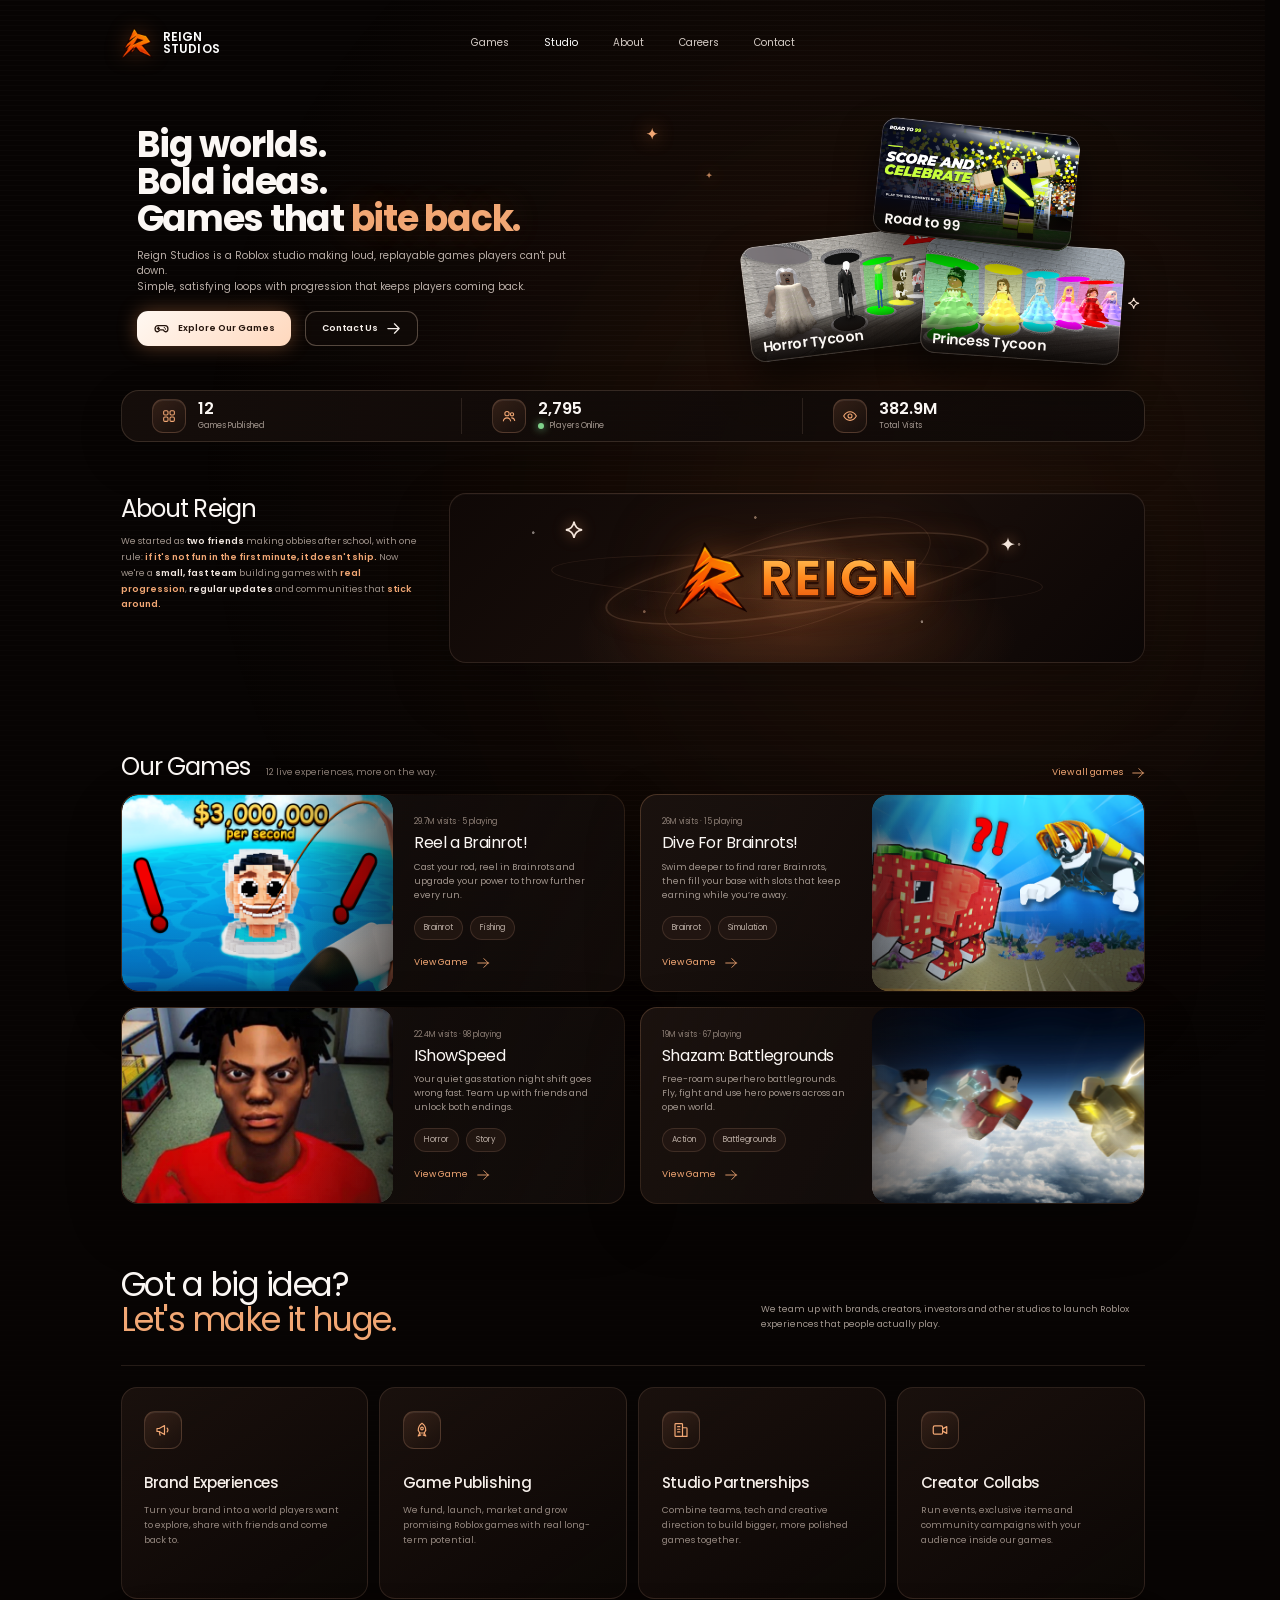
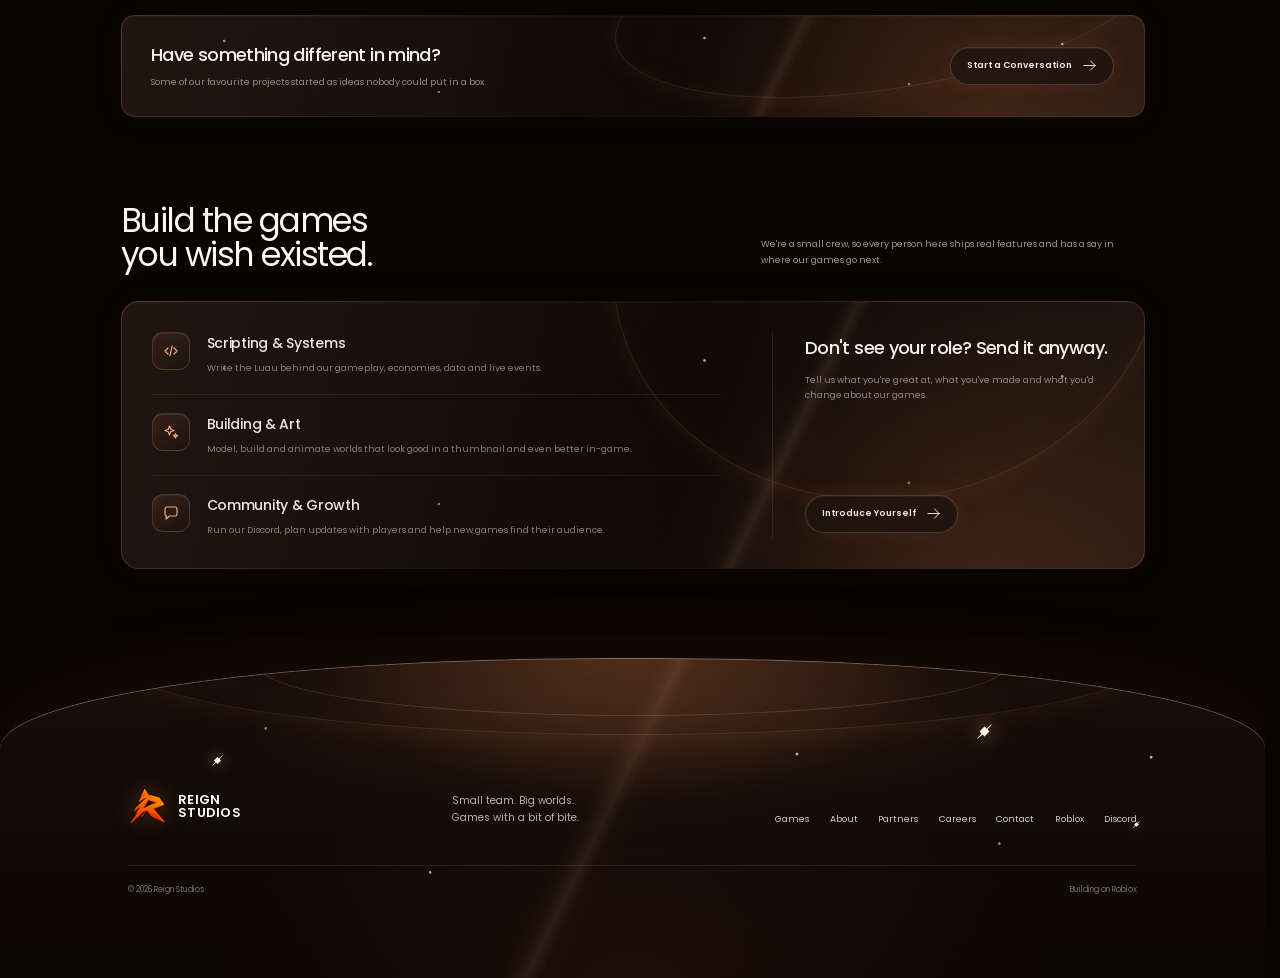
<file: rex-studios/index.html>
<!doctype html>
<html lang="en">
<head>
<meta charset="utf-8">
<meta name="viewport" content="width=device-width, initial-scale=1">
<title>Reign Studios</title>
<meta name="description" content="Reign Studios is a Roblox game studio building loud, replayable games players keep coming back to.">
<link rel="preconnect" href="https://fonts.googleapis.com">
<link rel="preconnect" href="https://fonts.gstatic.com" crossorigin>
<link href="https://fonts.googleapis.com/css2?family=Poppins:wght@400;500;600;700&display=swap" rel="stylesheet">
<link rel="icon" type="image/png" href="images/favicon.png">
<link rel="stylesheet" href="styles.css">
</head>
<body>
<main class="page">
  <div class="ambient" aria-hidden="true"></div>

  <nav class="nav" aria-label="Primary navigation">
    <a class="brand" href="index.html" aria-label="Reign Studios home">
      <img class="brand-icon" src="images/rex-icon.png" alt="" width="40" height="40">
      <span class="brand-text">REIGN<span>STUDIOS</span></span>
    </a>
    <div class="links">
      <a href="games.html">Games</a>
      <a href="index.html" aria-current="page">Studio</a>
      <a href="#about">About</a>
      <a href="#careers">Careers</a>
      <a href="contact.html">Contact</a>
    </div>
  </nav>

  <!-- hero -->
  <section class="hero wrap">
    <div class="copy">
      <h1>Big worlds.<br>Bold ideas.<br>Games that <span>bite back.</span></h1>
      <p>Reign Studios is a Roblox studio making loud, replayable games players can't put down.<br class="desk">
        Simple, satisfying loops with progression that keeps players coming back.</p>
      <div class="actions">
        <a class="primary" href="games.html">
          <svg viewBox="0 0 24 24" fill="none" stroke="currentColor" stroke-linecap="round" stroke-linejoin="round" aria-hidden="true"><path d="M7 8h10a4 4 0 0 1 4 4v1.5a3 3 0 0 1-5.4 1.8L14.5 14h-5l-1.1 1.3A3 3 0 0 1 3 13.5V12a4 4 0 0 1 4-4Z"/><path d="M7.5 10.25v3M6 11.75h3"/><path d="M16 10.75h.01M17.5 12.75h.01"/></svg>
          Explore Our Games
        </a>
        <a class="secondary" href="contact.html">Contact Us
          <svg viewBox="0 0 24 24" fill="none" stroke="currentColor" aria-hidden="true"><path stroke-linecap="round" stroke-linejoin="round" d="M13.5 4.5 21 12m0 0-7.5 7.5M21 12H3"/></svg>
        </a>
      </div>
    </div>

    <div class="showcase" aria-label="Featured games">
      <svg class="spark one" viewBox="0 0 24 24" fill="currentColor" aria-hidden="true"><path d="M12 2.5c.6 4.6 2.9 6.9 7.5 7.5-4.6.6-6.9 2.9-7.5 7.5-.6-4.6-2.9-6.9-7.5-7.5 4.6-.6 6.9-2.9 7.5-7.5Z"/></svg>
      <svg class="spark two" viewBox="0 0 24 24" fill="none" stroke="currentColor" stroke-width="1.5" aria-hidden="true"><path d="M12 2.5c.6 4.6 2.9 6.9 7.5 7.5-4.6.6-6.9 2.9-7.5 7.5-.6-4.6-2.9-6.9-7.5-7.5 4.6-.6 6.9-2.9 7.5-7.5Z"/></svg>
      <svg class="spark three" viewBox="0 0 24 24" fill="currentColor" aria-hidden="true"><path d="M12 2.5c.6 4.6 2.9 6.9 7.5 7.5-4.6.6-6.9 2.9-7.5 7.5-.6-4.6-2.9-6.9-7.5-7.5 4.6-.6 6.9-2.9 7.5-7.5Z"/></svg>

      <a class="hero-card card-a" href="https://www.roblox.com/games/81756717060295" target="_blank" rel="noopener noreferrer" aria-label="Play Road to 99: Football Career on Roblox">
        <img class="cover" src="images/road-to-99.png" alt="">
        <div class="card-info"><h2>Road to 99</h2></div>
      </a>
      <a class="hero-card card-b" href="https://www.roblox.com/games/5189834468" target="_blank" rel="noopener noreferrer" aria-label="Play Horror Tycoon on Roblox">
        <img class="cover" src="images/horror-tycoon.png" alt="">
        <div class="card-info"><h2>Horror Tycoon</h2></div>
      </a>
      <a class="hero-card card-c" href="https://www.roblox.com/games/15306809513" target="_blank" rel="noopener noreferrer" aria-label="Play Princess Tycoon on Roblox">
        <img class="cover" src="images/princess-tycoon.png" alt="">
        <div class="card-info"><h2>Princess Tycoon</h2></div>
      </a>
    </div>
  </section>

  <!-- stats -->
  <section class="stats wrap" id="studio">
    <div class="stat">
      <span class="icon-box"><svg viewBox="0 0 24 24" fill="none" stroke="currentColor" stroke-linejoin="round" aria-hidden="true"><rect x="4" y="4" width="6.5" height="6.5" rx="1.75"/><rect x="13.5" y="4" width="6.5" height="6.5" rx="1.75"/><rect x="4" y="13.5" width="6.5" height="6.5" rx="1.75"/><rect x="13.5" y="13.5" width="6.5" height="6.5" rx="1.75"/></svg></span>
      <div><strong data-stat="games">12</strong><small>Games Published</small></div>
    </div>
    <div class="stat">
      <span class="icon-box"><svg viewBox="0 0 24 24" fill="none" stroke="currentColor" stroke-linecap="round" aria-hidden="true"><circle cx="9" cy="8.5" r="3.25"/><path d="M3.5 19.5c.6-3 2.8-4.75 5.5-4.75s4.9 1.75 5.5 4.75"/><circle cx="16.5" cy="9.5" r="2.5"/><path d="M16 14.75c2.3 0 3.9 1.5 4.5 4"/></svg></span>
      <div><strong data-stat="playing">2,795</strong><small><span class="live" aria-hidden="true"></span>Players Online</small></div>
    </div>
    <div class="stat">
      <span class="icon-box"><svg viewBox="0 0 24 24" fill="none" stroke="currentColor" stroke-linecap="round" stroke-linejoin="round" aria-hidden="true"><path d="M2.5 12S6 5.5 12 5.5 21.5 12 21.5 12 18 18.5 12 18.5 2.5 12 2.5 12Z"/><circle cx="12" cy="12" r="3"/></svg></span>
      <div><strong data-stat="visits">382.9M</strong><small>Total Visits</small></div>
    </div>
  </section>

  <!-- about -->
  <section class="about wrap" id="about">
    <div class="about-copy">
      <h2>About Reign</h2>
      <p>We started as <b>two friends</b> making obbies after school, with one rule: <em>if it's not fun in the first minute, it doesn't ship.</em> Now we're a <b>small, fast team</b> building games with <em>real progression</em>, <b>regular updates</b> and communities that <em>stick around.</em></p>
    </div>
    <div class="about-visual" aria-hidden="true">
      <span class="orbit"></span>
      <svg class="spark one" viewBox="0 0 24 24" fill="none" stroke="currentColor" stroke-width="1.5"><path d="M12 2.5c.6 4.6 2.9 6.9 7.5 7.5-4.6.6-6.9 2.9-7.5 7.5-.6-4.6-2.9-6.9-7.5-7.5 4.6-.6 6.9-2.9 7.5-7.5Z"/></svg>
      <svg class="spark two" viewBox="0 0 24 24" fill="currentColor"><path d="M12 2.5c.6 4.6 2.9 6.9 7.5 7.5-4.6.6-6.9 2.9-7.5 7.5-.6-4.6-2.9-6.9-7.5-7.5 4.6-.6 6.9-2.9 7.5-7.5Z"/></svg>
      <span class="about-lockup" role="img" aria-label="Reign Studios"><img class="about-icon" src="images/rex-icon.png" alt="" width="192" height="192"><span class="about-word">REIGN</span></span>
    </div>
  </section>

  <!-- games -->
  <section class="games-section wrap">
    <div class="section-heading">
      <div class="title-row">
        <h2>Our Games</h2>
        <p><span data-stat="games">12</span> live experiences, more on the way.</p>
      </div>
      <a href="games.html">View all games
        <svg viewBox="0 0 24 24" fill="none" stroke="currentColor" stroke-width="1.5" aria-hidden="true"><path stroke-linecap="round" stroke-linejoin="round" d="M13.5 4.5 21 12m0 0-7.5 7.5M21 12H3"/></svg>
      </a>
    </div>
    <div class="game-list" id="featured-games"></div>
  </section>

  <!-- partners -->
  <section class="partners wrap" id="partners">
    <div class="split-intro">
      <h2>Got a big idea?<br><span>Let's make it huge.</span></h2>
      <p>We team up with brands, creators, investors and other studios to launch Roblox experiences that people actually play.</p>
    </div>

    <div class="partner-grid">
      <article class="partner-card">
        <span class="icon-box"><svg viewBox="0 0 24 24" fill="none" stroke="currentColor" stroke-linecap="round" stroke-linejoin="round" aria-hidden="true"><path d="M4 10v4h3l7 4V6l-7 4H4Z"/><path d="M17.5 9.5a3.5 3.5 0 0 1 0 5"/><path d="M7 14l1 5"/></svg></span>
        <h3>Brand Experiences</h3>
        <p>Turn your brand into a world players want to explore, share with friends and come back to.</p>
      </article>
      <article class="partner-card">
        <span class="icon-box"><svg viewBox="0 0 24 24" fill="none" stroke="currentColor" stroke-linecap="round" stroke-linejoin="round" aria-hidden="true"><path d="M12 3c3 2 5 5.5 5 9.5L15 16H9l-2-3.5C7 8.5 9 5 12 3Z"/><circle cx="12" cy="10" r="1.75"/><path d="M9 16l-2 4 3.5-1.5M15 16l2 4-3.5-1.5"/></svg></span>
        <h3>Game Publishing</h3>
        <p>We fund, launch, market and grow promising Roblox games with real long-term potential.</p>
      </article>
      <article class="partner-card">
        <span class="icon-box"><svg viewBox="0 0 24 24" fill="none" stroke="currentColor" stroke-linecap="round" stroke-linejoin="round" aria-hidden="true"><rect x="4" y="3.5" width="10" height="17" rx="1"/><path d="M14 9h5a1 1 0 0 1 1 1v10.5h-6M7.5 7.5h3M7.5 11h3M7.5 14.5h3"/></svg></span>
        <h3>Studio Partnerships</h3>
        <p>Combine teams, tech and creative direction to build bigger, more polished games together.</p>
      </article>
      <article class="partner-card">
        <span class="icon-box"><svg viewBox="0 0 24 24" fill="none" stroke="currentColor" stroke-linecap="round" stroke-linejoin="round" aria-hidden="true"><rect x="3" y="6.5" width="12.5" height="11" rx="2"/><path d="M15.5 10.5 21 7.5v9l-5.5-3"/></svg></span>
        <h3>Creator Collabs</h3>
        <p>Run events, exclusive items and community campaigns with your audience inside our games.</p>
      </article>
    </div>

    <div class="partner-cta glow-panel">
      <div>
        <h3>Have something different in mind?</h3>
        <p>Some of our favourite projects started as ideas nobody could put in a box.</p>
      </div>
      <a class="pill-link" href="contact.html">Start a Conversation
        <svg viewBox="0 0 24 24" fill="none" stroke="currentColor" stroke-width="1.5" aria-hidden="true"><path stroke-linecap="round" stroke-linejoin="round" d="M13.5 4.5 21 12m0 0-7.5 7.5M21 12H3"/></svg>
      </a>
    </div>
  </section>

  <!-- careers -->
  <section class="careers wrap" id="careers">
    <div class="split-intro">
      <h2>Build the games<br>you wish existed.</h2>
      <p>We're a small crew, so every person here ships real features and has a say in where our games go next.</p>
    </div>

    <div class="careers-content glow-panel">
      <div class="career-paths">
        <article>
          <span class="icon-box"><svg viewBox="0 0 24 24" fill="none" stroke="currentColor" stroke-linecap="round" stroke-linejoin="round" aria-hidden="true"><path d="M8 8l-4 4 4 4M16 8l4 4-4 4M13.5 5.5l-3 13"/></svg></span>
          <div>
            <h3>Scripting &amp; Systems</h3>
            <p>Write the Luau behind our gameplay, economies, data and live events.</p>
          </div>
        </article>
        <article>
          <span class="icon-box"><svg viewBox="0 0 24 24" fill="none" stroke="currentColor" stroke-linejoin="round" aria-hidden="true"><path d="M10 4l1.6 4.4L16 10l-4.4 1.6L10 16l-1.6-4.4L4 10l4.4-1.6Z"/><path d="M18 14l.8 2.2L21 17l-2.2.8L18 20l-.8-2.2L15 17l2.2-.8Z"/></svg></span>
          <div>
            <h3>Building &amp; Art</h3>
            <p>Model, build and animate worlds that look good in a thumbnail and even better in-game.</p>
          </div>
        </article>
        <article>
          <span class="icon-box"><svg viewBox="0 0 24 24" fill="none" stroke="currentColor" stroke-linejoin="round" aria-hidden="true"><path d="M4 6.5A2.5 2.5 0 0 1 6.5 4h11A2.5 2.5 0 0 1 20 6.5v7a2.5 2.5 0 0 1-2.5 2.5H10l-4.5 4v-4H6.5A2.5 2.5 0 0 1 4 13.5Z"/></svg></span>
          <div>
            <h3>Community &amp; Growth</h3>
            <p>Run our Discord, plan updates with players and help new games find their audience.</p>
          </div>
        </article>
      </div>

      <div class="career-note">
        <h3>Don't see your role? Send it anyway.</h3>
        <p>Tell us what you're great at, what you've made and what you'd change about our games.</p>
        <a class="pill-link" href="contact.html">Introduce Yourself
          <svg viewBox="0 0 24 24" fill="none" stroke="currentColor" stroke-width="1.5" aria-hidden="true"><path stroke-linecap="round" stroke-linejoin="round" d="M13.5 4.5 21 12m0 0-7.5 7.5M21 12H3"/></svg>
        </a>
      </div>
    </div>
  </section>

  <footer class="footer">
    <div class="footer-sky" aria-hidden="true">
      <span class="arc"></span><span class="arc-inner"></span><span class="beam"></span>
      <span class="star s1"></span><span class="star s2"></span><span class="star s3"></span>
    </div>
    <div class="footer-content">
      <a class="brand" href="index.html" aria-label="Reign Studios home">
        <img class="brand-icon" src="images/rex-icon.png" alt="" width="40" height="40">
        <span class="brand-text">REIGN<span>STUDIOS</span></span>
      </a>
      <p>Small team. Big worlds.<br>Games with a bit of bite.</p>
      <div class="footer-links">
        <a href="games.html">Games</a>
        <a href="index.html#about">About</a>
        <a href="index.html#partners">Partners</a>
        <a href="index.html#careers">Careers</a>
        <a href="contact.html">Contact</a>
        <a href="#" target="_blank" rel="noopener noreferrer">Roblox</a>
        <a href="#" target="_blank" rel="noopener noreferrer">Discord</a>
      </div>
    </div>
    <div class="footer-bottom">
      <span>&copy; 2026 Reign Studios</span>
      <span>Building on Roblox</span>
    </div>
  </footer>
</main>

<script src="games.js"></script>
<script>
  // most-visited games that aren't already in the hero
  const featured = GAMES.filter(g => !g.hero).sort((a, b) => b.visits - a.visits).slice(0, 4);
  renderGames(document.getElementById('featured-games'), featured);
  updateStats();
  refreshLive();
</script>
</body>
</html>
</file>
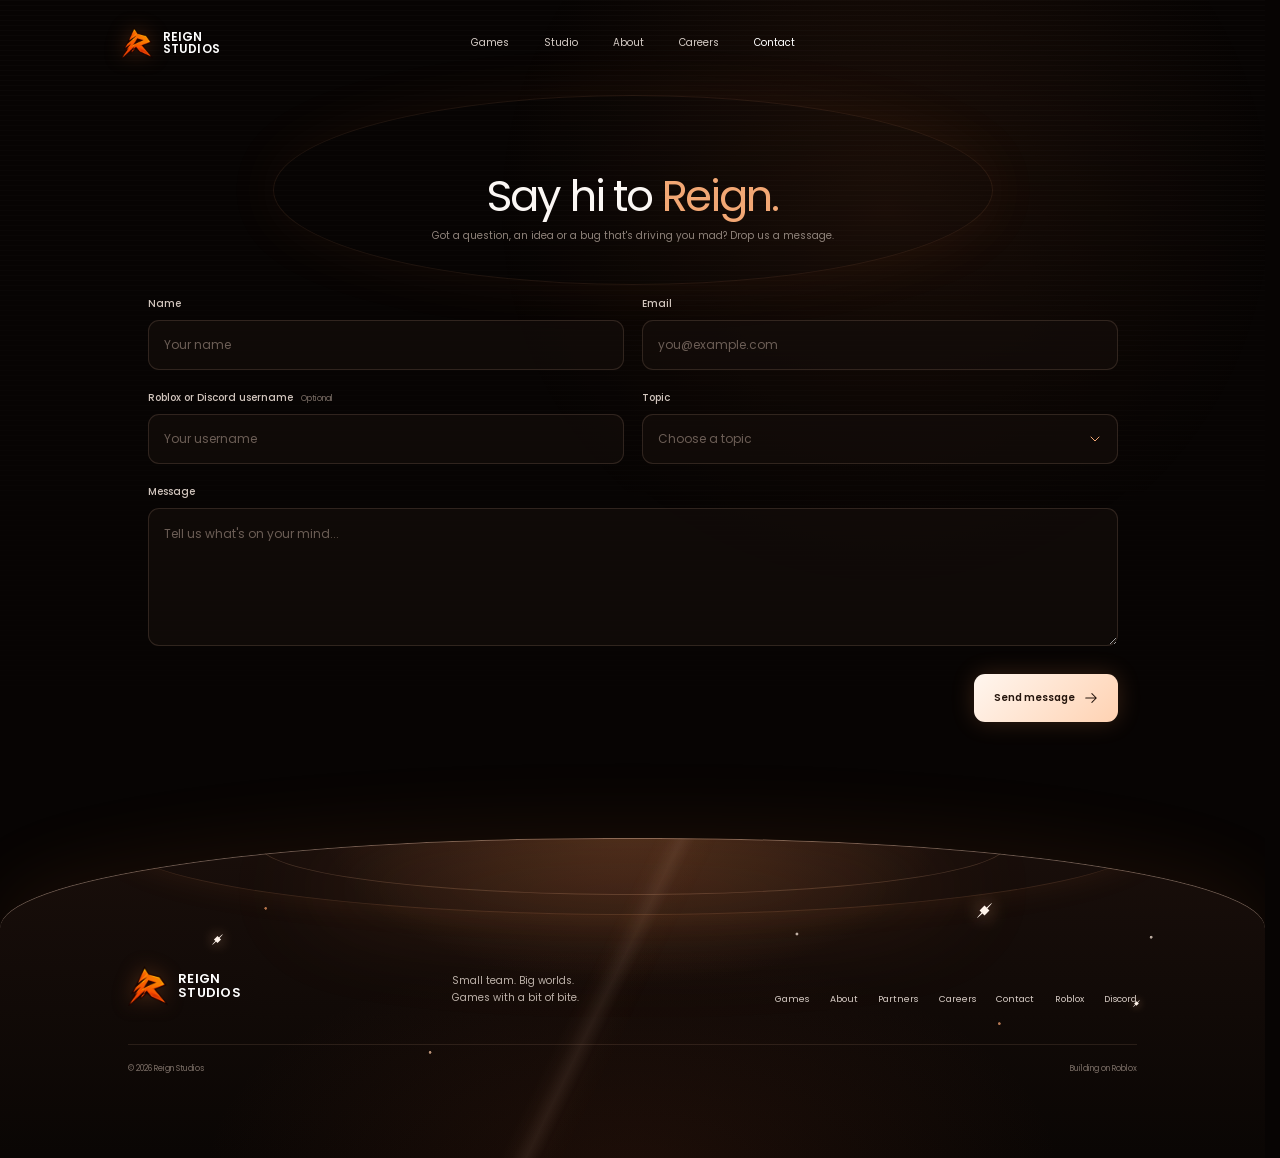
<file: rex-studios/contact.html>
<!doctype html>
<html lang="en">
<head>
<meta charset="utf-8">
<meta name="viewport" content="width=device-width, initial-scale=1">
<title>Contact — Reign Studios</title>
<meta name="description" content="Get in touch with Reign Studios.">
<link rel="preconnect" href="https://fonts.googleapis.com">
<link rel="preconnect" href="https://fonts.gstatic.com" crossorigin>
<link href="https://fonts.googleapis.com/css2?family=Poppins:wght@400;500;600;700&display=swap" rel="stylesheet">
<link rel="icon" type="image/png" href="images/favicon.png">
<link rel="stylesheet" href="styles.css">
</head>
<body>
<main class="page">

  <nav class="nav" aria-label="Primary navigation">
    <a class="brand" href="index.html" aria-label="Reign Studios home">
      <img class="brand-icon" src="images/rex-icon.png" alt="" width="40" height="40">
      <span class="brand-text">REIGN<span>STUDIOS</span></span>
    </a>
    <div class="links">
      <a href="games.html">Games</a>
      <a href="index.html">Studio</a>
      <a href="index.html#about">About</a>
      <a href="index.html#careers">Careers</a>
      <a href="contact.html" aria-current="page">Contact</a>
    </div>
  </nav>

  <section class="contact wrap">
    <form id="contact-form" novalidate>
      <header class="form-header">
        <h1>Say hi to <span>Reign.</span></h1>
        <p>Got a question, an idea or a bug that's driving you mad? Drop us a message.</p>
      </header>

      <div class="fields">
        <div class="two-col">
          <label><span>Name</span>
            <input type="text" name="name" placeholder="Your name" minlength="2" maxlength="80" required>
          </label>
          <label><span>Email</span>
            <input type="email" name="email" placeholder="you@example.com" maxlength="120" required>
          </label>
        </div>
        <div class="two-col">
          <label><span>Roblox or Discord username <em>Optional</em></span>
            <input type="text" name="handle" placeholder="Your username" maxlength="100">
          </label>
          <div class="field"><span>Topic</span>
            <span class="select" id="topic">
              <input type="hidden" name="topic" value="">
              <button class="select-trigger" type="button" aria-haspopup="listbox" aria-expanded="false">
                <span>Choose a topic</span>
                <svg viewBox="0 0 24 24" fill="none" stroke="currentColor" stroke-width="1.5" aria-hidden="true"><path stroke-linecap="round" stroke-linejoin="round" d="m6 9 6 6 6-6"/></svg>
              </button>
              <span class="select-menu" role="listbox">
                <button type="button" role="option">General question</button>
                <button type="button" role="option">Game feedback</button>
                <button type="button" role="option">Bug report</button>
                <button type="button" role="option">Creator collab</button>
                <button type="button" role="option">Business partnership</button>
                <button type="button" role="option">Jobs</button>
                <button type="button" role="option">Something else</button>
              </span>
            </span>
          </div>
        </div>
        <label><span>Message</span>
          <textarea name="message" placeholder="Tell us what's on your mind..." minlength="20" maxlength="1800" rows="5" required></textarea>
        </label>
        <div class="form-footer">
          <p class="feedback" aria-live="polite"></p>
          <button type="submit">Send message
            <svg viewBox="0 0 24 24" fill="none" stroke="currentColor" stroke-width="1.8" aria-hidden="true"><path stroke-linecap="round" stroke-linejoin="round" d="M13.5 4.5 21 12m0 0-7.5 7.5M21 12H3"/></svg>
          </button>
        </div>
      </div>
    </form>
  </section>

  <footer class="footer">
    <div class="footer-sky" aria-hidden="true">
      <span class="arc"></span><span class="arc-inner"></span><span class="beam"></span>
      <span class="star s1"></span><span class="star s2"></span><span class="star s3"></span>
    </div>
    <div class="footer-content">
      <a class="brand" href="index.html" aria-label="Reign Studios home">
        <img class="brand-icon" src="images/rex-icon.png" alt="" width="40" height="40">
        <span class="brand-text">REIGN<span>STUDIOS</span></span>
      </a>
      <p>Small team. Big worlds.<br>Games with a bit of bite.</p>
      <div class="footer-links">
        <a href="games.html">Games</a>
        <a href="index.html#about">About</a>
        <a href="index.html#partners">Partners</a>
        <a href="index.html#careers">Careers</a>
        <a href="contact.html">Contact</a>
        <a href="#" target="_blank" rel="noopener noreferrer">Roblox</a>
        <a href="#" target="_blank" rel="noopener noreferrer">Discord</a>
      </div>
    </div>
    <div class="footer-bottom">
      <span>&copy; 2026 Reign Studios</span>
      <span>Building on Roblox</span>
    </div>
  </footer>

</main>

<script>
  // topic dropdown
  const select = document.getElementById('topic');
  const trigger = select.querySelector('.select-trigger');
  const hidden = select.querySelector('input');
  const options = select.querySelectorAll('[role=option]');

  function setOpen(open) {
    select.classList.toggle('open', open);
    trigger.setAttribute('aria-expanded', open);
  }
  trigger.addEventListener('click', () => setOpen(!select.classList.contains('open')));
  options.forEach(opt => {
    opt.addEventListener('click', () => {
      options.forEach(o => o.setAttribute('aria-selected', 'false'));
      opt.setAttribute('aria-selected', 'true');
      hidden.value = opt.textContent;
      trigger.querySelector('span').textContent = opt.textContent;
      trigger.classList.add('chosen');
      setOpen(false);
      trigger.focus();
    });
  });
  document.addEventListener('click', e => { if (!select.contains(e.target)) setOpen(false); });
  document.addEventListener('keydown', e => { if (e.key === 'Escape') setOpen(false); });

  // form
  // TODO: this only checks the fields. To actually receive messages, send them to a
  // form service (Formspree, Basin, etc.) or your own backend inside the submit handler.
  const form = document.getElementById('contact-form');
  const feedback = form.querySelector('.feedback');
  const okIcon = '<svg viewBox="0 0 24 24" fill="none" stroke="currentColor" stroke-width="1.6" aria-hidden="true"><circle cx="12" cy="12" r="9"/><path stroke-linecap="round" stroke-linejoin="round" d="m8.5 12.5 2.5 2.5 4.5-5"/></svg>';

  form.addEventListener('submit', e => {
    e.preventDefault();
    feedback.classList.remove('error');
    if (!form.checkValidity()) {
      feedback.classList.add('error');
      feedback.textContent = 'Please add your name, a valid email and a message of at least 20 characters.';
      return;
    }
    if (!hidden.value) {
      feedback.classList.add('error');
      feedback.textContent = 'Pick a topic so we know who should reply.';
      return;
    }
    feedback.innerHTML = okIcon + 'Thanks! We’ll get back to you soon.';
    form.reset();
    hidden.value = '';
    trigger.querySelector('span').textContent = 'Choose a topic';
    trigger.classList.remove('chosen');
    options.forEach(o => o.setAttribute('aria-selected', 'false'));
  });
</script>
</body>
</html>
</file>
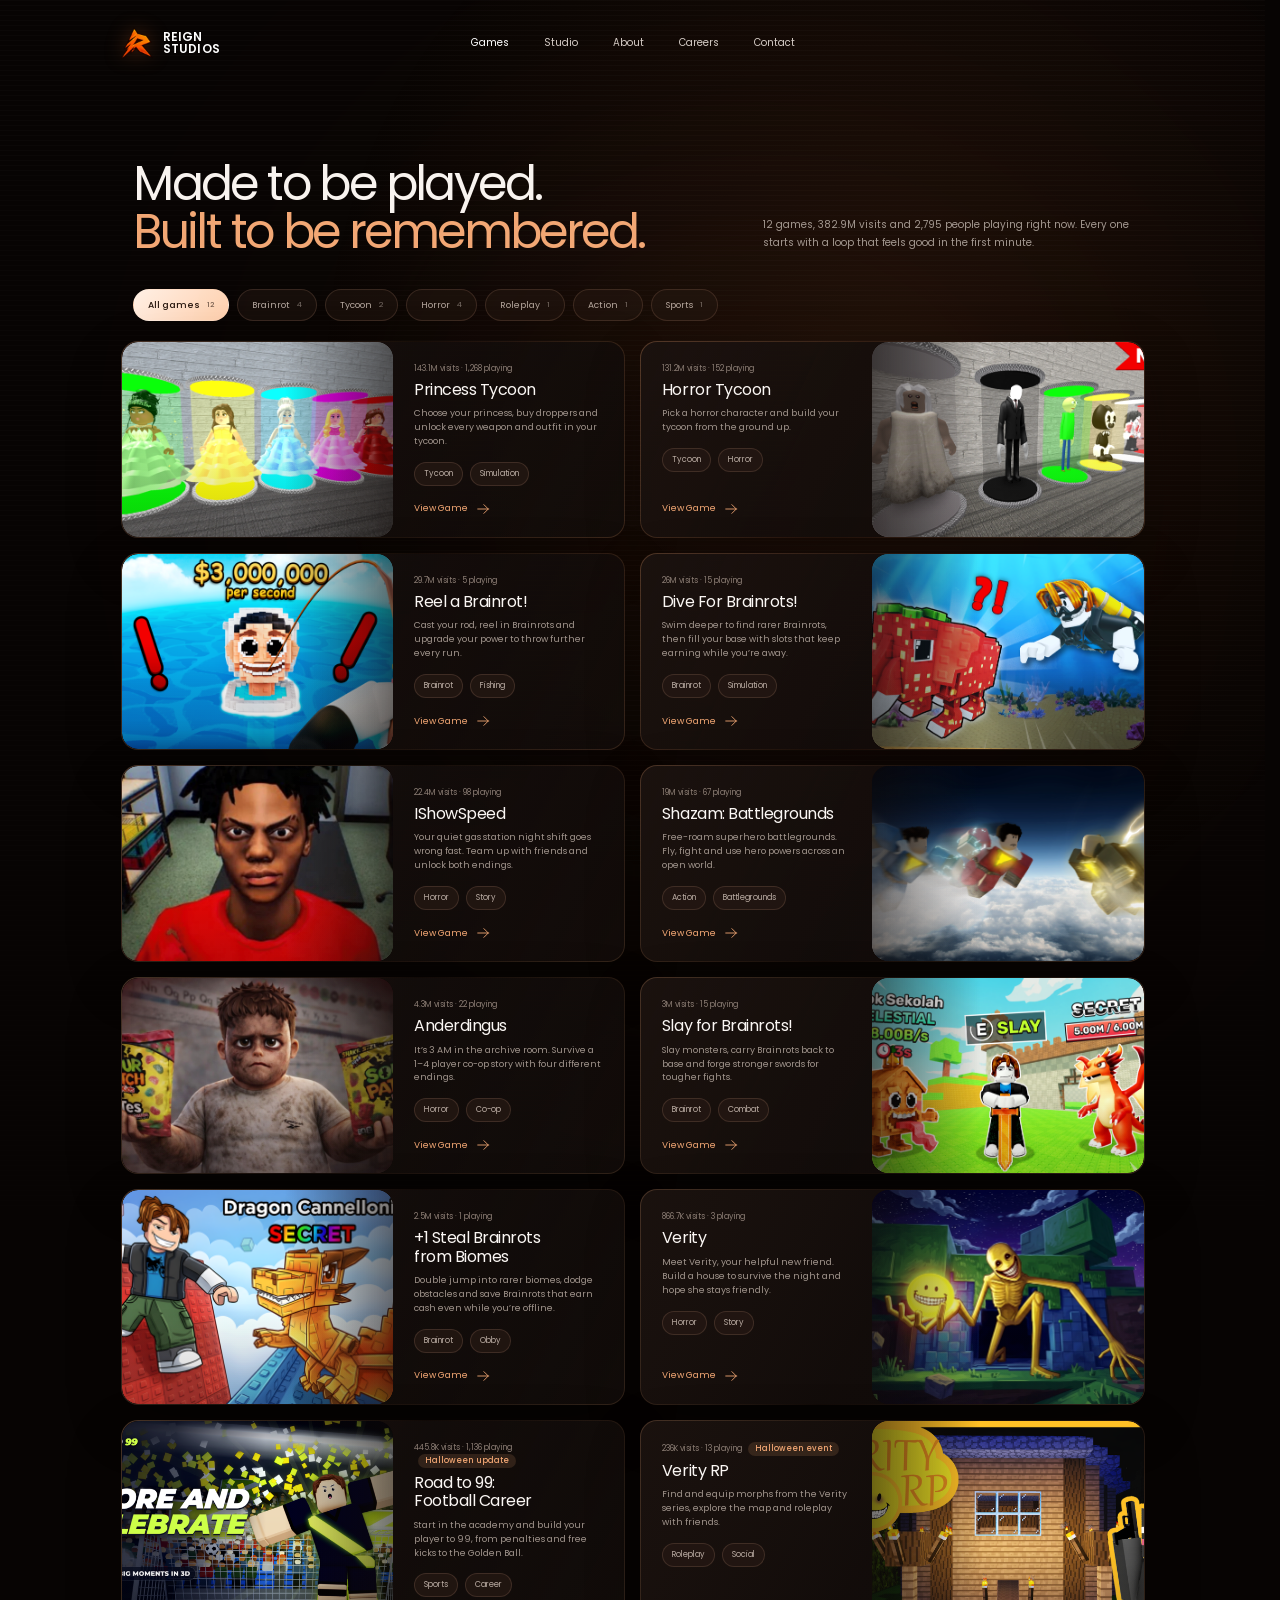
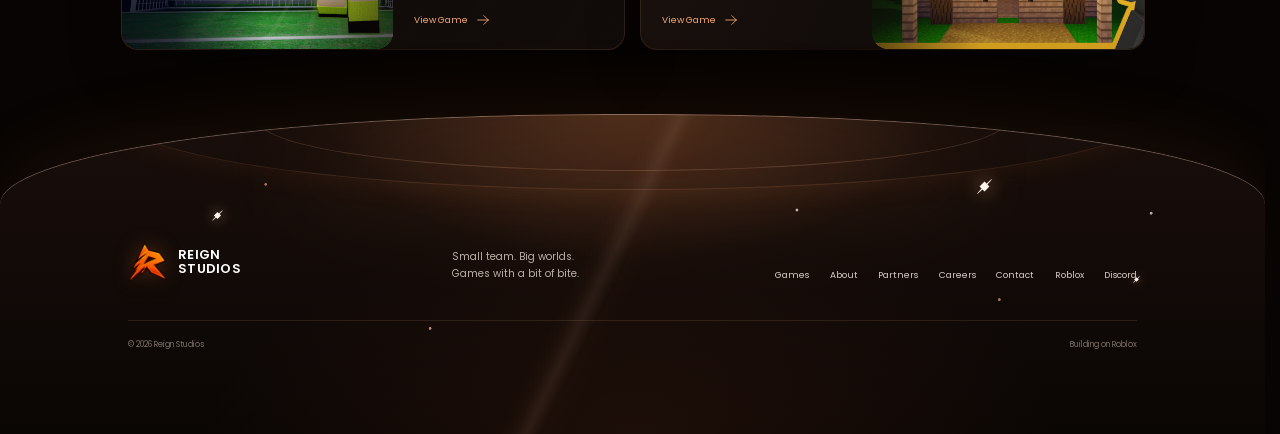
<file: rex-studios/games.html>
<!doctype html>
<html lang="en">
<head>
<meta charset="utf-8">
<meta name="viewport" content="width=device-width, initial-scale=1">
<title>Our Games — Reign Studios</title>
<meta name="description" content="Games built by Reign Studios.">
<link rel="preconnect" href="https://fonts.googleapis.com">
<link rel="preconnect" href="https://fonts.gstatic.com" crossorigin>
<link href="https://fonts.googleapis.com/css2?family=Poppins:wght@400;500;600;700&display=swap" rel="stylesheet">
<link rel="icon" type="image/png" href="images/favicon.png">
<link rel="stylesheet" href="styles.css">
</head>
<body>
<main class="page">

  <nav class="nav" aria-label="Primary navigation">
    <a class="brand" href="index.html" aria-label="Reign Studios home">
      <img class="brand-icon" src="images/rex-icon.png" alt="" width="40" height="40">
      <span class="brand-text">REIGN<span>STUDIOS</span></span>
    </a>
    <div class="links">
      <a href="games.html" aria-current="page">Games</a>
      <a href="index.html">Studio</a>
      <a href="index.html#about">About</a>
      <a href="index.html#careers">Careers</a>
      <a href="contact.html">Contact</a>
    </div>
  </nav>

  <section class="games-page wrap">
    <header class="header">
      <h1>Made to be played.<br><em>Built to be remembered.</em></h1>
      <p><span data-stat="games">12</span> games, <span data-stat="visits">382.9M</span> visits and <span data-stat="playing">2,795</span> people playing right now. Every one starts with a loop that feels good in the first minute.</p>
    </header>

    <div class="filters" aria-label="Filter games">
      <button class="active" data-filter="all">All games <small></small></button>
      <button data-filter="brainrot">Brainrot <small></small></button>
      <button data-filter="tycoon">Tycoon <small></small></button>
      <button data-filter="horror">Horror <small></small></button>
      <button data-filter="roleplay">Roleplay <small></small></button>
      <button data-filter="action">Action <small></small></button>
      <button data-filter="sports">Sports <small></small></button>
    </div>

    <div class="game-list" id="all-games"></div>
  </section>

  <footer class="footer">
    <div class="footer-sky" aria-hidden="true">
      <span class="arc"></span><span class="arc-inner"></span><span class="beam"></span>
      <span class="star s1"></span><span class="star s2"></span><span class="star s3"></span>
    </div>
    <div class="footer-content">
      <a class="brand" href="index.html" aria-label="Reign Studios home">
        <img class="brand-icon" src="images/rex-icon.png" alt="" width="40" height="40">
        <span class="brand-text">REIGN<span>STUDIOS</span></span>
      </a>
      <p>Small team. Big worlds.<br>Games with a bit of bite.</p>
      <div class="footer-links">
        <a href="games.html">Games</a>
        <a href="index.html#about">About</a>
        <a href="index.html#partners">Partners</a>
        <a href="index.html#careers">Careers</a>
        <a href="contact.html">Contact</a>
        <a href="#" target="_blank" rel="noopener noreferrer">Roblox</a>
        <a href="#" target="_blank" rel="noopener noreferrer">Discord</a>
      </div>
    </div>
    <div class="footer-bottom">
      <span>&copy; 2026 Reign Studios</span>
      <span>Building on Roblox</span>
    </div>
  </footer>

</main>

<script src="games.js"></script>
<script>
  const list = document.getElementById('all-games');
  const buttons = document.querySelectorAll('.filters button');
  const byVisits = [...GAMES].sort((a, b) => b.visits - a.visits);

  buttons.forEach(btn => {
    const f = btn.dataset.filter;
    const count = f === 'all' ? GAMES.length : GAMES.filter(g => g.filters.includes(f)).length;
    btn.querySelector('small').textContent = count;
  });

  function show(f) {
    // re-render so the left/right image layout stays alternating after filtering
    renderGames(list, f === 'all' ? byVisits : byVisits.filter(g => g.filters.includes(f)));
  }

  buttons.forEach(btn => {
    btn.addEventListener('click', () => {
      buttons.forEach(b => b.classList.remove('active'));
      btn.classList.add('active');
      show(btn.dataset.filter);
      updateStats();
    });
  });

  show('all');
  updateStats();
  refreshLive();
</script>
</body>
</html>
</file>
<file: rex-studios/styles.css>
:root {
  --background: #070403;
  --foreground: #fbf7f4;
  --accent: #f2a774;
  --muted: #a39890;
  --line: rgba(222, 170, 135, 0.16);
}

*, *::before, *::after { box-sizing: border-box; margin: 0; padding: 0; }
html { scrollbar-gutter: stable; scroll-padding-top: 88px; }
body {
  background: var(--background);
  color: var(--foreground);
  font-family: "Poppins", Arial, Helvetica, sans-serif;
  -webkit-font-smoothing: antialiased;
}
a { color: inherit; text-decoration: none; }
button { font: inherit; color: inherit; background: none; border: 0; cursor: pointer; }
img, svg { display: block; }

.page {
  position: relative;
  display: flex;
  flex-direction: column;
  min-height: 100svh;
  padding: clamp(16px, 1.25vw, 24px) 20px 0;
  overflow-x: clip;
}

/* scanlines + warm glow, fades out down the page */
.page::before {
  content: "";
  position: absolute;
  inset: 0;
  pointer-events: none;
  background:
    radial-gradient(circle at 70% 18%, rgba(196, 104, 52, 0.13), transparent 30%),
    linear-gradient(rgba(255, 255, 255, 0.02) 1px, transparent 1px) 0 0 / 100% 5px;
  mask-image: linear-gradient(#000, transparent 85%);
}

.wrap {
  position: relative;
  z-index: 1;
  width: min(80vw, 1530px);
  margin-inline: auto;
}

/* ---------- nav ---------- */
.nav {
  position: relative;
  z-index: 50;
  display: grid;
  grid-template-columns: clamp(140px, 13.55vw, 260px) 1fr clamp(140px, 13.55vw, 260px);
  align-items: center;
  width: min(80vw, 1530px);
  height: clamp(54px, 3.34vw, 64px);
  margin-inline: auto;
}

.brand { display: inline-flex; align-items: center; gap: 10px; width: fit-content; color: #fff; }
.brand-icon { width: clamp(32px, 2.2vw, 40px); height: auto; filter: drop-shadow(0 0 10px rgba(240, 120, 50, 0.25)); }
.brand-text { font-size: clamp(12px, 0.73vw, 14px); font-weight: 600; line-height: 1.03; letter-spacing: 0.02em; }
.brand-text span { display: block; }

.links { display: flex; justify-content: center; align-items: center; gap: clamp(35px, 2.2vw, 42px); }
.links a { color: #d4cbc5; font-size: clamp(10px, 0.63vw, 12px); transition: color 0.2s; }
.links a:hover, .links a[aria-current] { color: #fff; }


/* ---------- shared buttons ---------- */
.primary, .secondary {
  display: inline-flex;
  align-items: center;
  justify-content: center;
  gap: clamp(8px, 0.63vw, 12px);
  min-height: clamp(35px, 2.73vw, 53px);
  padding: 0 clamp(16px, 1.25vw, 24px);
  border-radius: clamp(11px, 0.86vw, 17px);
  font-size: clamp(9px, 0.7vw, 14px);
  font-weight: 600;
  transition: transform 0.2s, border-color 0.2s, background 0.2s;
}
.primary {
  color: #24140c;
  background: linear-gradient(135deg, #fff8f2, #ffd8bd);
  box-shadow: 0 0 19px rgba(245, 150, 90, 0.36);
}
.primary svg { width: 17px; stroke-width: 1.9; transition: transform 0.25s; }
.primary:hover svg { transform: rotate(-14deg) scale(1.08); }
.secondary {
  color: #f6efea;
  background: rgba(18, 11, 9, 0.65);
  border: 1px solid rgba(219, 190, 170, 0.34);
}
.secondary svg { width: 15px; stroke-width: 2; transition: transform 0.22s; }
.secondary:hover { background: rgba(32, 21, 17, 0.85); border-color: rgba(255, 210, 180, 0.58); }
.secondary:hover svg { transform: translateX(4px); }
.primary:hover, .secondary:hover { transform: translateY(-2px); }
.primary:active, .secondary:active { transform: scale(0.97); }

.pill-link {
  position: relative;
  z-index: 2;
  display: inline-flex;
  align-items: center;
  gap: 10px;
  width: fit-content;
  min-height: clamp(38px, 2.6vw, 50px);
  padding: 0 clamp(16px, 1.2vw, 23px);
  border: 1px solid rgba(240, 190, 156, 0.22);
  border-radius: 999px;
  background: rgba(30, 19, 15, 0.8);
  color: #f4e6dc;
  font-size: clamp(9px, 0.66vw, 12px);
  font-weight: 600;
  box-shadow: inset 0 1px rgba(255, 255, 255, 0.05), 0 0 22px rgba(230, 140, 90, 0.08);
  transition: color 0.2s, background 0.2s, border-color 0.2s;
}
.pill-link svg { width: 15px; transition: transform 0.2s; }
.pill-link:hover { color: #24140c; background: #ffe2cf; border-color: transparent; }
.pill-link:hover svg { transform: translateX(4px); }

.icon-box {
  display: grid;
  place-items: center;
  flex: 0 0 auto;
  width: clamp(38px, 2.8vw, 54px);
  height: clamp(38px, 2.8vw, 54px);
  border: 1px solid rgba(232, 176, 140, 0.2);
  border-radius: clamp(11px, 0.8vw, 15px);
  color: var(--accent);
  background: linear-gradient(145deg, rgba(58, 36, 26, 0.84), rgba(26, 17, 13, 0.7));
  box-shadow: inset 0 1px rgba(255, 255, 255, 0.07);
}
.icon-box svg { width: 50%; stroke-width: 1.6; }

/* ---------- section headings ---------- */
.section-heading {
  display: flex;
  justify-content: space-between;
  align-items: end;
  margin-bottom: clamp(13px, 1.15vw, 20px);
}
.section-heading .title-row { display: flex; align-items: baseline; gap: clamp(14px, 1.25vw, 24px); }
.section-heading h2 { font-size: clamp(24px, 1.9vw, 36px); font-weight: 400; line-height: 1; letter-spacing: -0.035em; }
.section-heading p { color: #8c7f77; font-size: clamp(9px, 0.66vw, 12px); }
.section-heading > a { display: inline-flex; align-items: center; gap: 8px; color: var(--accent); font-size: clamp(9px, 0.66vw, 12px); transition: color 0.2s; }
.section-heading > a svg { width: 14px; transition: transform 0.2s; }
.section-heading > a:hover { color: #fff; }
.section-heading > a:hover svg { transform: translateX(4px); }

.split-intro {
  display: grid;
  grid-template-columns: 1.2fr 0.8fr;
  align-items: end;
  gap: clamp(40px, 5vw, 96px);
}
.split-intro h2 {
  font-size: clamp(30px, 2.6vw, 50px);
  font-weight: 400;
  line-height: 1.04;
  letter-spacing: -0.045em;
}
.split-intro h2 span { color: var(--accent); }
.split-intro > p {
  justify-self: end;
  max-width: 470px;
  margin-bottom: 4px;
  color: var(--muted);
  font-size: clamp(9px, 0.68vw, 13px);
  line-height: 1.75;
}

/* ---------- game cards ---------- */
.game-list {
  display: grid;
  grid-template-columns: repeat(2, minmax(0, 1fr));
  gap: clamp(14px, 1.15vw, 22px);
}

.game {
  position: relative;
  display: grid;
  grid-template-columns: 1.08fr 0.92fr;
  min-height: clamp(170px, 13.3vw, 255px);
  overflow: hidden;
  border: 1px solid transparent;
  border-radius: clamp(17px, 1.25vw, 24px);
  background:
    linear-gradient(115deg, rgba(24, 16, 13, 0.96), rgba(12, 8, 7, 0.84)) padding-box,
    linear-gradient(120deg, rgba(240, 174, 130, 0.28), rgba(150, 96, 70, 0.08) 48%, rgba(226, 164, 120, 0.2)) border-box;
  box-shadow: 0 20px 55px rgba(0, 0, 0, 0.24);
  transition: transform 0.28s, box-shadow 0.28s;
}
.game[hidden] { display: none; }
.game.reverse { grid-template-columns: 0.92fr 1.08fr; }
.game:hover { transform: translateY(-4px); box-shadow: 0 28px 65px rgba(0, 0, 0, 0.34), 0 0 30px rgba(214, 112, 60, 0.08); }

.game-image {
  position: relative;
  min-width: 0;
  overflow: hidden;
  border-radius: clamp(16px, 1.18vw, 23px);
  background: #140c09;
}
.badge {
  display: inline-block;
  margin-left: 4px;
  padding: 1px 7px;
  border-radius: 999px;
  background: rgba(242, 167, 116, 0.14);
  color: var(--accent);
  font-weight: 500;
}
.game-image::after {
  content: "";
  position: absolute;
  inset: 0;
  z-index: 2;
  pointer-events: none;
  border-radius: inherit;
  background:
    linear-gradient(90deg, transparent 60%, rgba(14, 9, 7, 0.58)),
    linear-gradient(transparent 55%, rgba(10, 6, 4, 0.2));
}
.game.reverse .game-image::after {
  background:
    linear-gradient(270deg, transparent 60%, rgba(14, 9, 7, 0.58)),
    linear-gradient(transparent 55%, rgba(10, 6, 4, 0.2));
}
.game-image img {
  position: absolute;
  inset: 0;
  z-index: 1;
  width: 100%;
  height: 100%;
  object-fit: cover;
  border-radius: inherit;
  filter: saturate(0.92) contrast(1.04);
  transition: transform 0.5s cubic-bezier(0.2, 0.7, 0.2, 1), filter 0.35s;
}
.game:hover .game-image img { transform: scale(1.045); filter: saturate(1.05) contrast(1.06); }

.game-copy {
  display: flex;
  flex-direction: column;
  align-items: flex-start;
  min-width: 0;
  padding: clamp(20px, 1.65vw, 32px);
}
.visits {
  margin-bottom: 6px;
  color: #8a7c73;
  font-size: clamp(8px, 0.52vw, 10px);
}
.visits.new { color: var(--accent); }
.game-copy h3 {
  margin: 0 0 clamp(8px, 0.6vw, 11px);
  font-size: clamp(16px, 1.18vw, 22px);
  font-weight: 400;
  line-height: 1.15;
  letter-spacing: -0.03em;
  text-wrap: balance;
}
.game-copy > p {
  max-width: 270px;
  color: #a0948c;
  font-size: clamp(9px, 0.66vw, 12px);
  line-height: 1.55;
}
.tags { display: flex; flex-wrap: wrap; gap: 7px; margin-top: clamp(13px, 1vw, 19px); }
.tags span {
  padding: 5px 9px;
  border: 1px solid var(--line);
  border-radius: 999px;
  background: rgba(36, 24, 19, 0.82);
  color: #b8aaa1;
  font-size: clamp(8px, 0.55vw, 10px);
}
.game-copy a {
  display: inline-flex;
  align-items: center;
  gap: 8px;
  margin-top: auto;
  padding-top: clamp(16px, 1.25vw, 24px);
  color: var(--accent);
  font-size: clamp(9px, 0.66vw, 12px);
}
.game-copy a svg { width: 14px; stroke-width: 1.5; transition: transform 0.2s; }
.game-copy a:hover svg { transform: translateX(4px); }

/* ---------- games page ---------- */
.games-page {
  padding-top: clamp(72px, 7vw, 134px);
}
.games-page::before {
  content: "";
  position: absolute;
  top: 5%;
  right: 4%;
  width: 680px;
  height: 680px;
  border-radius: 50%;
  background: #db6a2f;
  filter: blur(220px);
  opacity: 0.07;
  pointer-events: none;
}

.header {
  position: relative;
  display: grid;
  grid-template-columns: 1.2fr 0.8fr;
  align-items: end;
  gap: clamp(40px, 6vw, 115px);
  padding: 0 clamp(8px, 1vw, 19px) clamp(30px, 2.6vw, 50px);
}
.header h1 {
  color: #f8f3ef;
  font-size: clamp(38px, 3.7vw, 71px);
  font-weight: 400;
  line-height: 1.02;
  letter-spacing: -0.055em;
}
.header h1 em { color: var(--accent); font-style: normal; }
.header > p {
  max-width: 490px;
  margin: 0 0 5px;
  color: var(--muted);
  font-size: clamp(10px, 0.7vw, 13px);
  line-height: 1.75;
}

.filters {
  display: flex;
  flex-wrap: wrap;
  gap: 8px;
  margin: 0 0 clamp(18px, 1.5vw, 28px);
  padding: 0 clamp(8px, 1vw, 19px);
}
.filters button {
  display: inline-flex;
  align-items: center;
  gap: 7px;
  height: 32px;
  padding: 0 14px;
  border: 1px solid var(--line);
  border-radius: 999px;
  background: rgba(30, 20, 16, 0.6);
  color: #b3a79f;
  font-size: clamp(9px, 0.6vw, 11px);
  transition: color 0.2s, border-color 0.2s, background 0.2s;
}
.filters button:hover { color: #fff; border-color: rgba(236, 170, 126, 0.32); }
.filters button.active { color: #24140c; background: linear-gradient(135deg, #fff1e6, #ffcfad); border-color: transparent; font-weight: 500; }
.filters small { font-size: 0.85em; opacity: 0.6; }

/* ---------- home: hero ---------- */
.ambient {
  position: absolute;
  top: 11%;
  right: 5%;
  width: 500px;
  height: 500px;
  border-radius: 50%;
  background: #e07a3e;
  filter: blur(170px);
  opacity: 0.08;
  pointer-events: none;
}

.hero {
  display: grid;
  grid-template-columns: minmax(0, 1fr) minmax(0, 1fr);
  align-items: center;
  height: clamp(320px, 25vw, 480px);
  padding: clamp(12px, 0.94vw, 18px) clamp(16px, 1.25vw, 24px) 0;
}
.copy { position: relative; z-index: 2; max-width: clamp(500px, 39vw, 750px); }
.copy h1 {
  font-size: clamp(36px, 2.82vw, 54px);
  font-weight: 700;
  line-height: 1.03;
  letter-spacing: -0.035em;
}
.copy h1 span { color: var(--accent); text-shadow: 0 0 35px rgba(240, 140, 80, 0.2); }
.copy > p {
  max-width: clamp(455px, 35.55vw, 683px);
  margin: clamp(10px, 0.78vw, 15px) 0 clamp(16px, 1.25vw, 24px);
  color: #b9aea7;
  font-size: clamp(10px, 0.78vw, 15px);
  line-height: 1.58;
}
.actions { display: flex; align-items: center; gap: clamp(14px, 1.1vw, 21px); }

.showcase {
  position: relative;
  isolation: isolate;
  justify-self: start;
  width: clamp(510px, 39.85vw, 765px);
  aspect-ratio: 615 / 301;
}
.spark {
  position: absolute;
  z-index: 6;
  color: var(--accent);
  filter: drop-shadow(0 0 9px rgba(255, 140, 70, 0.9));
  pointer-events: none;
  animation: twinkle 3.4s ease-in-out infinite;
}
.spark.one { top: 6%; left: 2%; width: 3.6%; }
.spark.two { top: 74%; right: 0; width: 3.4%; color: #f6e2d4; filter: none; animation-delay: 1.1s; }
.spark.three { top: 24%; left: 14%; width: 2%; opacity: 0.75; animation-delay: 0.6s; }

.hero-card {
  position: absolute;
  width: 39%;
  aspect-ratio: 1.72 / 1;
  overflow: hidden;
  border-radius: clamp(15px, 1.17vw, 23px);
  box-shadow: 0 22px 38px rgba(0, 0, 0, 0.58);
  transition: transform 0.25s, box-shadow 0.25s;
}
.hero-card::after {
  content: "";
  position: absolute;
  inset: 0;
  z-index: 5;
  border-radius: inherit;
  pointer-events: none;
  box-shadow: inset 0 0 0 1px rgba(255, 222, 200, 0.2), inset 0 1px rgba(255, 255, 255, 0.26);
}
.hero-card { background: #140c09; }
.hero-card .cover { position: absolute; inset: 0; width: 100%; height: 100%; object-fit: cover; transition: transform 0.5s cubic-bezier(0.2, 0.7, 0.2, 1); }
.hero-card:hover .cover { transform: scale(1.05); }
.hero-card:hover { z-index: 8; box-shadow: 0 30px 52px rgba(0, 0, 0, 0.7), 0 0 24px rgba(240, 150, 100, 0.12); }
.hero-card .card-info {
  position: absolute;
  inset: auto 0 0;
  z-index: 3;
  display: flex;
  align-items: flex-end;
  height: clamp(42px, 3.28vw, 63px);
  padding: clamp(8px, 0.63vw, 12px) clamp(12px, 0.94vw, 18px);
  background: linear-gradient(transparent, rgba(14, 8, 5, 0.72) 48%, rgba(10, 6, 4, 0.96));
}
.hero-card h2 { font-size: clamp(14px, 1.1vw, 21px); font-weight: 600; line-height: 1; letter-spacing: -0.035em; white-space: nowrap; }
.card-a { top: 6%; left: 48%; z-index: 4; transform: rotate(6deg); }
.card-a:hover { transform: rotate(3deg) translateY(-5px); }
.card-b { top: 50%; left: 22%; z-index: 2; transform: rotate(-7deg); }
.card-b:hover { transform: rotate(-4deg) translateY(-5px); }
.card-c { top: 53%; left: 57%; z-index: 3; transform: rotate(4deg); }
.card-c:hover { transform: rotate(1deg) translateY(-5px); }

@keyframes twinkle {
  0%, 100% { opacity: 0.45; transform: scale(0.82) rotate(0deg); }
  50% { opacity: 1; transform: scale(1.12) rotate(12deg); }
}

/* ---------- home: stats ---------- */
.stats {
  display: grid;
  grid-template-columns: repeat(3, 1fr);
  align-items: center;
  min-height: clamp(52px, 4.06vw, 78px);
  border: 1px solid rgba(206, 168, 143, 0.19);
  border-radius: clamp(18px, 1.4vw, 27px);
  background: linear-gradient(100deg, rgba(22, 14, 11, 0.94), rgba(12, 8, 7, 0.79));
  box-shadow: 0 16px 45px rgba(0, 0, 0, 0.2);
}
.stat {
  display: flex;
  align-items: center;
  gap: clamp(12px, 0.94vw, 18px);
  min-height: clamp(36px, 2.8vw, 54px);
  padding: 0 clamp(30px, 2.34vw, 45px);
  border-right: 1px solid rgba(214, 178, 156, 0.14);
}
.stat:last-child { border-right: 0; }
.stat .icon-box { width: clamp(34px, 2.66vw, 51px); height: clamp(34px, 2.66vw, 51px); }
.stat strong { display: block; font-size: clamp(16px, 1.25vw, 24px); font-weight: 600; line-height: 1.1; }
.stat small { display: block; margin-top: 2px; color: #a3978f; font-size: clamp(8px, 0.63vw, 12px); white-space: nowrap; }
.live { display: inline-block; width: 6px; height: 6px; margin-right: 6px; border-radius: 50%; background: #7fd18b; box-shadow: 0 0 8px #7fd18b; vertical-align: middle; animation: pulse 2s ease-in-out infinite; }
@keyframes pulse { 50% { opacity: 0.35; } }

/* ---------- home: about ---------- */
.about {
  display: grid;
  grid-template-columns: 0.3fr 0.7fr;
  align-items: stretch;
  gap: clamp(24px, 2.4vw, 46px);
  padding: clamp(38px, 4vw, 68px) 0 clamp(30px, 3vw, 54px);
}
.about-copy { padding: 4px 0; }
.about-copy h2 { margin-bottom: clamp(12px, 1vw, 18px); font-size: clamp(24px, 1.9vw, 36px); font-weight: 400; line-height: 1; letter-spacing: -0.035em; }
.about-copy p { color: #a0948c; font-size: clamp(9px, 0.66vw, 12px); line-height: 1.75; }
.about-copy b { color: #f1e7e0; font-weight: 600; }
.about-copy em { color: var(--accent); font-style: normal; font-weight: 600; }

.about-visual {
  position: relative;
  display: grid;
  place-items: center;
  min-height: clamp(170px, 13vw, 250px);
  overflow: hidden;
  border: 1px solid rgba(200, 160, 135, 0.17);
  border-radius: clamp(17px, 1.25vw, 24px);
  background:
    radial-gradient(ellipse at 50% 85%, rgba(200, 104, 52, 0.22), transparent 45%),
    radial-gradient(circle at 50% 48%, rgba(240, 170, 120, 0.12), transparent 16%),
    linear-gradient(135deg, #0f0806 0%, #1a0f0b 52%, #0b0605 100%);
  box-shadow: inset 0 1px rgba(255, 255, 255, 0.024), 0 22px 58px rgba(0, 0, 0, 0.26);
}
.about-visual::before {
  content: "";
  position: absolute;
  inset: 0;
  opacity: 0.5;
  background-image:
    radial-gradient(circle at 12% 23%, #f6ece6 0, #f6ece6 1px, transparent 1.6px),
    radial-gradient(circle at 82% 30%, #e5cfc0 0, #e5cfc0 1px, transparent 1.7px),
    radial-gradient(circle at 68% 76%, #f0e2d8 0, #f0e2d8 1px, transparent 1.6px),
    radial-gradient(circle at 28% 70%, #d6a585 0, #d6a585 1px, transparent 1.7px),
    radial-gradient(circle at 44% 14%, #f2c8aa 0, #f2c8aa 1px, transparent 1.6px);
}
.orbit {
  position: absolute;
  z-index: 2;
  width: 56%;
  height: 42%;
  border: 2px solid rgba(220, 160, 120, 0.2);
  border-radius: 50%;
  transform: rotate(-9deg);
  box-shadow: 0 0 24px rgba(200, 110, 60, 0.11), inset 0 0 18px rgba(200, 110, 60, 0.07);
  animation: orbit 7s ease-in-out infinite;
}
.orbit::before, .orbit::after {
  content: "";
  position: absolute;
  inset: 16% -14%;
  border: 1px solid rgba(200, 150, 115, 0.12);
  border-radius: 50%;
  transform: rotate(11deg);
}
.orbit::after { inset: -22% 14%; transform: rotate(-8deg); }
.about-lockup {
  position: relative;
  z-index: 3;
  display: flex;
  align-items: center;
  gap: clamp(10px, 1vw, 18px);
  filter: drop-shadow(0 0 18px rgba(255, 150, 70, 0.22)) drop-shadow(0 0 40px rgba(220, 100, 40, 0.28));
  animation: float 5s ease-in-out infinite;
}
.about-icon { width: clamp(70px, 5.6vw, 108px); height: auto; }
/* chunky orange lettering with a dark outline, to sit next to the R icon */
.about-word {
  font-size: clamp(46px, 4vw, 78px);
  font-weight: 700;
  line-height: 1;
  letter-spacing: 0.02em;
  background: linear-gradient(180deg, #ffc35a 0%, #ff8a1f 48%, #e9560e 100%);
  -webkit-background-clip: text;
  background-clip: text;
  color: transparent;
  -webkit-text-stroke: 1.5px #2a0e04;
  filter: drop-shadow(0 2px 0 #2a0e04) drop-shadow(0 0 1px #2a0e04);
}
.about-visual .spark { width: 26px; color: #f4e6dc; filter: drop-shadow(0 0 7px rgba(240, 150, 100, 0.65)); }
.about-visual .spark.one { top: 15%; left: 16%; }
.about-visual .spark.two { top: 24%; right: 18%; left: auto; width: 22px; }

@keyframes float {
  0%, 100% { transform: translateY(0) scale(1); }
  50% { transform: translateY(-6%) scale(1.025); }
}
@keyframes orbit {
  0%, 100% { opacity: 0.78; transform: rotate(-9deg) scale(1); }
  50% { opacity: 1; transform: rotate(-5deg) scale(1.045); }
}

/* ---------- home: games / partners / careers ---------- */
.games-section { padding-top: clamp(38px, 4.2vw, 70px); }

.partners { padding: clamp(52px, 5vw, 90px) 0 clamp(50px, 5vw, 92px); }
.partners .split-intro { padding-bottom: clamp(25px, 2.2vw, 42px); border-bottom: 1px solid rgba(214, 170, 140, 0.14); }
.partner-grid {
  display: grid;
  grid-template-columns: repeat(4, minmax(0, 1fr));
  gap: clamp(11px, 0.9vw, 17px);
  padding-top: clamp(18px, 1.65vw, 32px);
}
.partner-card {
  position: relative;
  min-height: clamp(210px, 16.5vw, 316px);
  padding: clamp(22px, 1.75vw, 34px);
  overflow: hidden;
  border: 1px solid rgba(214, 170, 140, 0.15);
  border-radius: clamp(16px, 1.15vw, 22px);
  background: linear-gradient(145deg, rgba(28, 18, 14, 0.9), rgba(14, 9, 7, 0.72));
  transition: transform 0.25s, border-color 0.25s, background 0.25s;
}
.partner-card::before {
  content: "";
  position: absolute;
  top: -70px;
  right: -70px;
  width: 140px;
  height: 140px;
  border-radius: 50%;
  background: #e8834a;
  filter: blur(65px);
  opacity: 0;
  transition: opacity 0.3s;
}
.partner-card:hover { transform: translateY(-4px); border-color: rgba(242, 167, 116, 0.32); background: linear-gradient(145deg, rgba(34, 22, 17, 0.96), rgba(16, 10, 8, 0.8)); }
.partner-card:hover::before { opacity: 0.14; }
.partner-card h3 { margin: clamp(25px, 2vw, 38px) 0 clamp(10px, 0.8vw, 15px); color: #f6efea; font-size: clamp(15px, 1.08vw, 21px); font-weight: 500; line-height: 1.2; letter-spacing: -0.025em; }
.partner-card p { color: #94877f; font-size: clamp(9px, 0.64vw, 12px); line-height: 1.7; }

/* shared glowing panel with stars + an orbit line */
.glow-panel {
  position: relative;
  overflow: hidden;
  border: 1px solid transparent;
  background:
    radial-gradient(circle at 84% 115%, rgba(214, 110, 52, 0.2), transparent 35%),
    linear-gradient(100deg, rgba(30, 19, 14, 0.94), rgba(14, 9, 7, 0.82) 58%, rgba(30, 19, 14, 0.92)) padding-box,
    linear-gradient(110deg, rgba(242, 176, 132, 0.3), rgba(150, 90, 62, 0.08) 48%, rgba(248, 190, 150, 0.24)) border-box;
  box-shadow: inset 0 1px rgba(255, 255, 255, 0.024), 0 18px 50px rgba(0, 0, 0, 0.22), 0 0 34px rgba(190, 100, 50, 0.06);
}
.glow-panel::before {
  content: "";
  position: absolute;
  inset: 0;
  pointer-events: none;
  opacity: 0.6;
  background:
    linear-gradient(116deg, transparent 62%, rgba(255, 170, 120, 0.03) 63%, rgba(255, 190, 150, 0.15) 64%, rgba(240, 140, 90, 0.035) 65%, transparent 67%),
    radial-gradient(circle at 10% 25%, #fde9dc 0, #fde9dc 1px, transparent 1.7px),
    radial-gradient(circle at 31% 76%, #f0a878 0, #f0a878 1px, transparent 1.6px),
    radial-gradient(circle at 57% 22%, #fff0e6 0, #fff0e6 1px, transparent 1.7px),
    radial-gradient(circle at 77% 68%, #f5b88e 0, #f5b88e 1px, transparent 1.7px),
    radial-gradient(circle at 92% 28%, #fde9dc 0, #fde9dc 1px, transparent 1.7px);
  animation: space 5.5s ease-in-out infinite;
}
.glow-panel::after {
  content: "";
  position: absolute;
  top: -106%;
  right: -2%;
  width: 54%;
  height: 180%;
  pointer-events: none;
  border: 1px solid rgba(240, 160, 110, 0.15);
  border-radius: 50%;
  transform: rotate(-9deg);
  box-shadow: 0 0 28px rgba(220, 120, 60, 0.1), inset 0 0 26px rgba(220, 120, 60, 0.05);
}
@keyframes space { 0%, 100% { opacity: 0.42; } 50% { opacity: 0.78; } }

.partner-cta {
  display: grid;
  grid-template-columns: 1fr auto;
  align-items: center;
  gap: clamp(22px, 2vw, 38px);
  margin-top: clamp(15px, 1.25vw, 24px);
  padding: clamp(25px, 2vw, 38px) clamp(27px, 2.3vw, 44px);
  border-radius: clamp(14px, 1vw, 19px);
}
.partner-cta h3 { position: relative; z-index: 1; color: #f8f1ec; font-size: clamp(18px, 1.4vw, 27px); font-weight: 500; letter-spacing: -0.035em; }
.partner-cta p { position: relative; z-index: 1; max-width: 520px; margin-top: 8px; color: #998c84; font-size: clamp(9px, 0.64vw, 12px); line-height: 1.55; }

.careers { padding: clamp(18px, 1.8vw, 34px) 0 clamp(20px, 2vw, 40px); }
.careers .split-intro { margin-bottom: clamp(25px, 2.2vw, 42px); }
.careers-content {
  display: grid;
  grid-template-columns: 1.25fr 0.75fr;
  gap: clamp(38px, 4vw, 76px);
  padding: clamp(26px, 2.35vw, 45px);
  border-radius: clamp(18px, 1.3vw, 25px);
}
.career-paths, .career-note { position: relative; z-index: 1; }
.career-paths article {
  display: grid;
  grid-template-columns: auto 1fr;
  gap: clamp(17px, 1.3vw, 25px);
  padding: clamp(18px, 1.35vw, 26px) 0;
  border-bottom: 1px solid rgba(214, 170, 140, 0.1);
  transition: transform 0.2s;
}
.career-paths article:first-child { padding-top: 0; }
.career-paths article:last-child { padding-bottom: 0; border-bottom: 0; }
.career-paths article:hover { transform: translateX(3px); }
.career-paths article:hover .icon-box { color: #ffd6bb; border-color: rgba(242, 167, 116, 0.3); }
.career-paths h3 { margin: 1px 0 7px; color: #f1e8e2; font-size: clamp(14px, 1vw, 19px); font-weight: 500; letter-spacing: -0.02em; }
.career-paths p { max-width: 580px; color: #8c7f77; font-size: clamp(9px, 0.62vw, 12px); line-height: 1.65; }
.career-note {
  display: flex;
  flex-direction: column;
  padding: clamp(5px, 0.4vw, 8px) 0 clamp(5px, 0.4vw, 8px) clamp(30px, 2.5vw, 48px);
  border-left: 1px solid rgba(214, 170, 140, 0.13);
}
.career-note h3 { max-width: 390px; color: #f6efea; font-size: clamp(18px, 1.35vw, 26px); font-weight: 500; line-height: 1.25; letter-spacing: -0.035em; }
.career-note p { max-width: 390px; margin: clamp(13px, 1vw, 19px) 0; color: #94877f; font-size: clamp(9px, 0.62vw, 12px); line-height: 1.7; }
.career-note .pill-link { margin-top: auto; }

/* ---------- contact ---------- */
.contact {
  width: min(80vw, 970px);
  padding-top: clamp(82px, 8vw, 150px);
  padding-bottom: clamp(40px, 4vw, 70px);
}
.contact::before {
  content: "";
  position: absolute;
  top: 25px;
  left: 50%;
  width: 720px;
  max-width: 120%;
  height: 190px;
  pointer-events: none;
  border: 1px solid rgba(240, 160, 110, 0.1);
  border-radius: 50%;
  transform: translateX(-50%);
  box-shadow: 0 0 60px rgba(220, 120, 60, 0.07);
}
.form-header { position: relative; margin-bottom: clamp(38px, 4vw, 64px); text-align: center; }
.form-header h1 { margin-bottom: 9px; font-size: clamp(34px, 3.4vw, 60px); font-weight: 400; line-height: 1.08; letter-spacing: -0.05em; }
.form-header h1 span { color: var(--accent); }
.form-header p { color: #8e827a; font-size: clamp(10px, 0.7vw, 13px); line-height: 1.6; }


.fields { position: relative; }
.two-col { display: grid; grid-template-columns: 1fr 1fr; gap: 18px; }
.fields label, .fields .field { display: block; margin-bottom: 20px; }
.fields label > span:first-child, .fields .field > span:first-child { display: block; margin-bottom: 8px; color: #d2c6be; font-size: 10px; font-weight: 500; }
.fields label em { margin-left: 5px; color: #7a6d65; font-size: 8px; font-style: normal; font-weight: 400; }
.fields input, .fields textarea, .select-trigger {
  width: 100%;
  border: 1px solid rgba(214, 176, 152, 0.16);
  border-radius: 11px;
  outline: none;
  background: rgba(20, 13, 10, 0.72);
  color: #f6efea;
  font: inherit;
  font-size: 12px;
  transition: border-color 0.2s, box-shadow 0.2s, background 0.2s;
}
.fields input { height: 50px; padding: 0 15px; }
.fields textarea { min-height: 138px; padding: 15px; line-height: 1.6; resize: vertical; }
.fields input::placeholder, .fields textarea::placeholder { color: #6b5d55; }
.fields input:focus, .fields textarea:focus, .select-trigger:focus-visible, .select.open .select-trigger {
  border-color: rgba(242, 167, 116, 0.5);
  background: rgba(24, 15, 12, 0.92);
  box-shadow: 0 0 0 3px rgba(230, 140, 90, 0.07), 0 12px 34px rgba(0, 0, 0, 0.16);
}

.select { position: relative; display: block; }
.select-trigger {
  display: flex;
  align-items: center;
  justify-content: space-between;
  height: 50px;
  padding: 0 14px 0 15px;
  color: #6b5d55;
  text-align: left;
}
.select-trigger.chosen { color: #f6efea; }
.select-trigger svg { width: 16px; color: var(--accent); transition: transform 0.2s; }
.select.open .select-trigger svg { transform: rotate(180deg); }
.select-menu {
  position: absolute;
  top: calc(100% + 8px);
  left: 0;
  z-index: 30;
  display: none;
  gap: 2px;
  width: 100%;
  padding: 6px;
  border: 1px solid transparent;
  border-radius: 13px;
  background:
    linear-gradient(145deg, rgba(30, 19, 15, 0.99), rgba(14, 9, 7, 0.99)) padding-box,
    linear-gradient(120deg, rgba(240, 175, 135, 0.34), rgba(150, 95, 70, 0.1) 55%, rgba(236, 170, 130, 0.2)) border-box;
  box-shadow: 0 22px 55px rgba(0, 0, 0, 0.55), inset 0 1px rgba(255, 255, 255, 0.024);
}
.select.open .select-menu { display: grid; }
.select-menu button {
  display: flex;
  align-items: center;
  justify-content: space-between;
  min-height: 39px;
  padding: 0 11px;
  border-radius: 8px;
  color: #b9aca4;
  font-size: 10px;
  text-align: left;
  transition: color 0.16s, background 0.16s;
}
.select-menu button:hover, .select-menu button:focus-visible { outline: none; color: #fbf3ee; background: rgba(230, 140, 90, 0.1); }
.select-menu button[aria-selected="true"] { color: #ffd9bf; background: rgba(230, 140, 90, 0.13); }

.form-footer { display: flex; justify-content: space-between; align-items: center; gap: 18px; min-height: 50px; }
.feedback { display: flex; align-items: center; gap: 7px; color: var(--accent); font-size: 10px; line-height: 1.45; }
.feedback.error { color: #e89a8f; }
.feedback svg { flex: 0 0 auto; width: 17px; }
.form-footer button {
  display: inline-flex;
  align-items: center;
  gap: 9px;
  height: 48px;
  padding: 0 20px;
  border-radius: 11px;
  color: #24140c;
  background: linear-gradient(135deg, #fff6ef, #ffd2b2);
  font-size: 10px;
  font-weight: 600;
  box-shadow: 0 0 23px rgba(245, 150, 90, 0.2);
  transition: transform 0.2s, box-shadow 0.2s;
}
.form-footer button svg { width: 14px; }
.form-footer button:hover { transform: translateY(-2px); box-shadow: 0 0 32px rgba(245, 150, 90, 0.32); }

/* ---------- footer ---------- */
.footer {
  position: relative;
  z-index: 1;
  width: calc(100% + 40px);
  min-height: clamp(310px, 25vw, 480px);
  margin: clamp(42px, 5vw, 96px) -20px 0;
  padding: clamp(120px, 10vw, 192px) max(10vw, 30px) clamp(23px, 2vw, 38px);
  overflow: hidden;
  border-radius: 48% 48% 0 0 / clamp(74px, 7vw, 134px) clamp(74px, 7vw, 134px) 0 0;
  background:
    radial-gradient(ellipse at 50% -7%, rgba(240, 140, 80, 0.24), transparent 35%),
    radial-gradient(ellipse at 50% 105%, rgba(140, 60, 30, 0.15), transparent 48%),
    linear-gradient(rgba(26, 15, 11, 0.97), rgba(10, 6, 4, 0.99));
  box-shadow: inset 0 1px rgba(255, 220, 196, 0.36), 0 -18px 70px rgba(220, 110, 50, 0.08);
}
.footer::before {
  content: "";
  position: absolute;
  inset: 0;
  pointer-events: none;
  opacity: 0.72;
  background:
    linear-gradient(116deg, transparent 46%, rgba(255, 170, 120, 0.035) 47%, rgba(255, 200, 165, 0.12) 48%, rgba(240, 140, 90, 0.024) 49%, transparent 51%),
    radial-gradient(circle at 12% 45%, #fde9dc 0, #fde9dc 1px, transparent 1.8px),
    radial-gradient(circle at 21% 22%, #f09a64 0, #f09a64 1px, transparent 1.6px),
    radial-gradient(circle at 34% 67%, #f6c3a0 0, #f6c3a0 1px, transparent 1.7px),
    radial-gradient(circle at 63% 30%, #fff3eb 0, #fff3eb 1px, transparent 1.8px),
    radial-gradient(circle at 79% 58%, #f0a070 0, #f0a070 1px, transparent 1.7px),
    radial-gradient(circle at 91% 31%, #fde9dc 0, #fde9dc 1px, transparent 1.8px);
}
.footer-sky { position: absolute; inset: 0; z-index: 1; pointer-events: none; }
.arc, .arc-inner {
  position: absolute;
  left: 50%;
  border: 1px solid rgba(240, 160, 110, 0.16);
  border-radius: 50%;
  transform: translateX(-50%);
}
.arc { top: -24%; width: 82%; height: 48%; box-shadow: 0 0 32px rgba(230, 130, 70, 0.09); }
.arc-inner { top: -13%; width: 59%; height: 31%; border-color: rgba(255, 190, 150, 0.19); }
.beam { position: absolute; top: 2%; left: 23%; width: 54%; height: 90px; border-radius: 50%; background: rgba(240, 140, 80, 0.2); filter: blur(48px); opacity: 0.55; }
.star {
  position: absolute;
  width: 5px;
  height: 5px;
  background: #fff4ec;
  transform: rotate(45deg);
  box-shadow: 0 0 13px #f6b88e;
}
.star::before { content: ""; position: absolute; inset: -5px 2px; border-radius: 50%; background: inherit; }
.star.s1 { top: 31%; left: 17%; }
.star.s2 { top: 22%; right: 22%; transform: rotate(45deg) scale(1.4); }
.star.s3 { top: 51%; right: 10%; transform: rotate(45deg) scale(0.65); }

.footer-content {
  position: relative;
  z-index: 2;
  display: grid;
  grid-template-columns: 1fr 1fr auto;
  align-items: end;
  gap: clamp(30px, 5vw, 96px);
}
.footer-content .brand-icon { width: clamp(40px, 2.8vw, 52px); }
.footer-content .brand-text { font-size: clamp(13px, 0.9vw, 17px); }
.footer-content > p { color: #bcb0a8; font-size: clamp(10px, 0.7vw, 13px); line-height: 1.7; }
.footer-links { display: flex; flex-wrap: wrap; justify-content: flex-end; gap: clamp(14px, 1.6vw, 30px); }
.footer-links a { color: #d6cbc4; font-size: clamp(9px, 0.64vw, 12px); transition: color 0.2s, transform 0.2s; }
.footer-links a:hover { color: #fff; transform: translateY(-2px); }
.footer-bottom {
  position: relative;
  z-index: 2;
  display: flex;
  justify-content: space-between;
  margin-top: clamp(31px, 3vw, 58px);
  padding-top: clamp(17px, 1.4vw, 27px);
  border-top: 1px solid rgba(214, 170, 140, 0.13);
  color: #7a6d65;
  font-size: clamp(8px, 0.55vw, 10px);
}

/* ---------- responsive ---------- */
@media (max-width: 1050px) {
  .page { padding-inline: 24px; }
  .nav { grid-template-columns: auto 1fr; }
  .links { justify-content: flex-end; gap: 22px; }
  .wrap { width: calc(100% - 48px); }
  .nav { width: calc(100% - 48px); }
  .game-list { grid-template-columns: 1fr; }
  .game { min-height: 210px; }
  .hero { grid-template-columns: 1fr; height: auto; padding-top: 65px; gap: 56px; }
  .showcase { justify-self: center; width: min(590px, 100%); }
  .stats { margin-top: 20px; }
  .about { grid-template-columns: 0.38fr 0.62fr; }
  .partner-grid { grid-template-columns: repeat(2, minmax(0, 1fr)); }
  .footer { width: calc(100% + 48px); margin-inline: -24px; padding-inline: max(8vw, 32px); }
}

@media (max-width: 620px) {
  .page { padding: 12px 12px 0; }
  .wrap, .nav { width: 100%; }
  .nav { height: auto; grid-template-columns: 1fr; gap: 12px; padding: 8px 4px 0; }
  .links { justify-content: flex-start; flex-wrap: wrap; gap: 8px 18px; }
  .links a { font-size: 11px; }
  .header, .split-intro { grid-template-columns: 1fr; gap: 16px; }
  .header { padding-inline: 4px; }
  .split-intro > p { justify-self: start; }
  .filters { padding-inline: 4px; }
  .game, .game.reverse { grid-template-columns: 1fr; }
  .game-image { order: 0; min-height: 190px; }
  .game-copy { order: 1; padding: 22px; }
  .game-copy > p { max-width: none; }
  .hero { padding: 50px 6px 10px; }
  .copy h1 { font-size: clamp(34px, 10.5vw, 48px); }
  .copy > p { font-size: 13px; }
  .copy br.desk { display: none; }
  .actions { align-items: stretch; }
  .primary, .secondary { flex: 1 1 0; padding-inline: 14px; font-size: 12px; }
  .showcase { width: 100%; }
  .stats { grid-template-columns: 1fr; padding: 8px 14px; border-radius: 19px; }
  .stat { gap: 12px; padding: 12px 6px; border-right: 0; border-bottom: 1px solid rgba(214, 178, 156, 0.14); }
  .stat:last-child { border-bottom: 0; }
  .about { grid-template-columns: 1fr; }
  .section-heading { align-items: flex-start; }
  .section-heading .title-row { display: block; }
  .section-heading .title-row p { margin-top: 7px; }
  .partner-grid { grid-template-columns: 1fr; }
  .partner-card { min-height: 0; }
  .partner-cta { grid-template-columns: 1fr; }
  .careers-content { grid-template-columns: 1fr; gap: 28px; }
  .career-note { min-height: 220px; padding: 28px 0 0; border-left: 0; border-top: 1px solid rgba(214, 170, 140, 0.13); }
  .contact { width: 100%; padding: 70px 4px 20px; }
  .two-col { grid-template-columns: 1fr; gap: 0; }
  .form-footer { flex-direction: column; align-items: stretch; }
  .form-footer button { justify-content: center; }
  .feedback:empty { display: none; }
  .footer { width: calc(100% + 24px); min-height: 410px; margin: 48px -12px 0; padding: 135px 25px 25px; border-radius: 46% 46% 0 0 / 70px 70px 0 0; }
  .footer-content { grid-template-columns: 1fr; align-items: start; gap: 22px; }
  .footer-links { justify-content: flex-start; }
  .footer-bottom { gap: 20px; }
}

@media (max-width: 430px) {
  .actions { flex-direction: column; }
  .primary, .secondary { width: 100%; white-space: nowrap; }
}

@media (prefers-reduced-motion: reduce) {
  *, *::before, *::after { animation: none !important; transition: none !important; }
}
</file>
